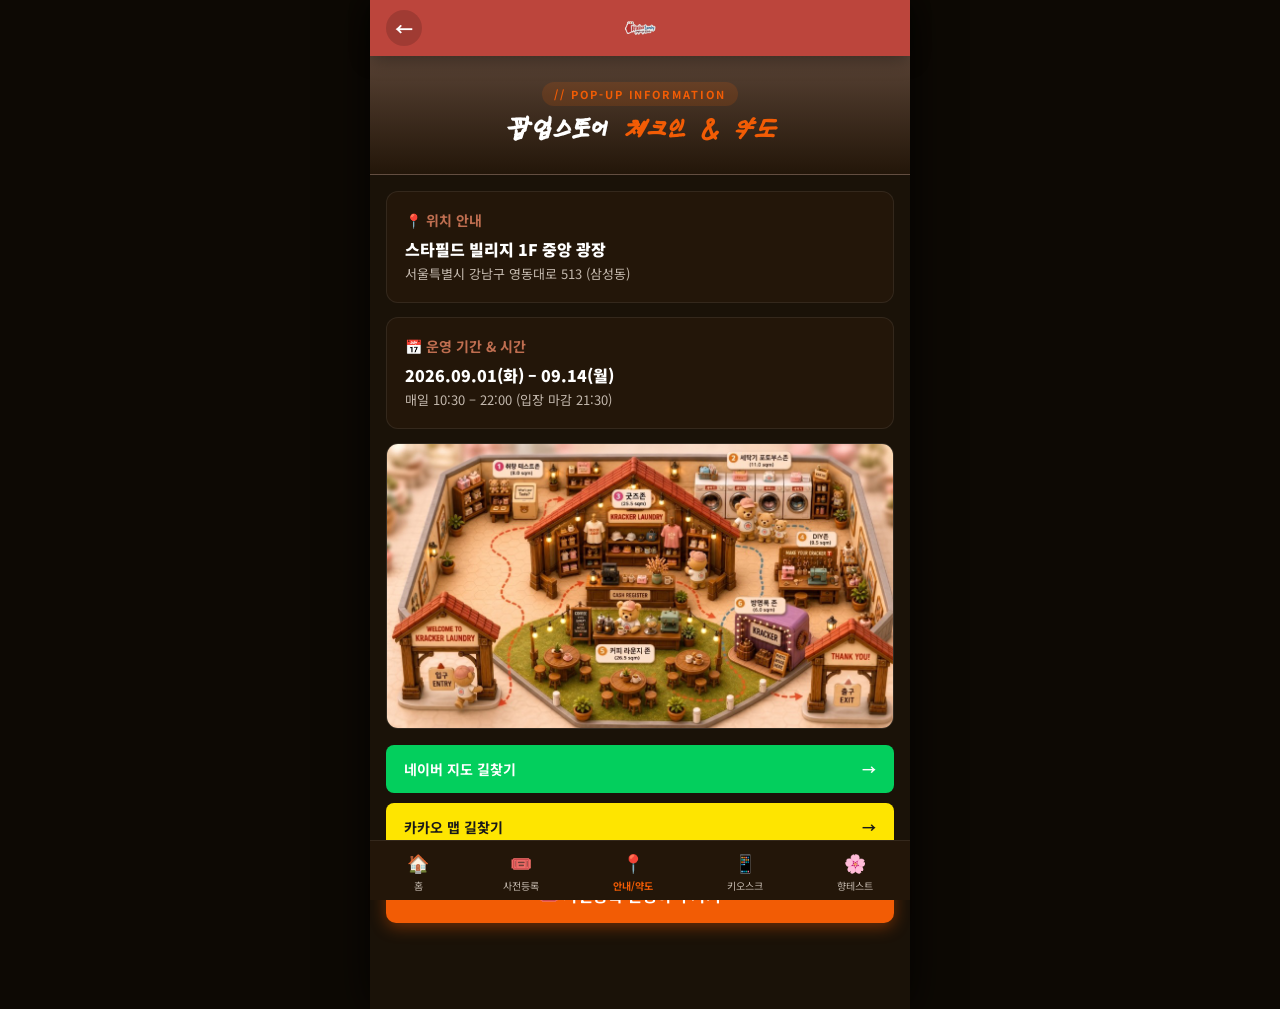
<file: info.html>
<!DOCTYPE html>
<html lang="ko">
<head>
  <meta charset="UTF-8" />
  <meta name="viewport" content="width=device-width, initial-scale=1.0, maximum-scale=1.0, user-scalable=no" />
  <title>팝업 상세정보 & 약도 — KRACKER HOUSE × SNUGGLE</title>
  <link rel="preconnect" href="https://fonts.googleapis.com" />
  <link rel="preconnect" href="https://fonts.gstatic.com" crossorigin />
  <link href="https://fonts.googleapis.com/css2?family=Playfair+Display:ital,wght@0,700;0,900;1,400;1,700&family=Noto+Sans+KR:wght@300;400;500;700;900&display=swap" rel="stylesheet" />

  <style>
    @font-face {
      font-family: 'LeeOkSun';
      src: url('그녀_이옥선.ttf') format('truetype'),
           url('https://fastly.jsdelivr.net/gh/projectnoonnu/noonfonts_ten@1.0/Her-Leeoksun.woff') format('woff');
      font-weight: normal; font-style: normal;
    }
    @font-face {
      font-family: 'SheLeeOkSun';
      src: url('그녀_이옥선.ttf') format('truetype'),
           url('https://fastly.jsdelivr.net/gh/projectnoonnu/noonfonts_ten@1.0/Her-Leeoksun.woff') format('woff');
      font-weight: normal; font-style: normal;
    }

    :root {
      --red:      #BC453C;
      --clay:     #BF6E50;
      --orange:   #F25C05;
      --espresso: #594335;
      --blue:     #517EA6;
      --beige:    #EBE4D8;
      --dark:     #1A1208;
      --dark2:    #231609;
      --card:     #2E1D0F;
      --white:    #FFFFFF;
      --muted:    #C4B9AE;
      --ff-serif: 'LeeOkSun', 'SheLeeOkSun', 'Playfair Display', serif;
      --ff-sans:  'Noto Sans KR', -apple-system, sans-serif;
      --tr:       all 0.25s cubic-bezier(0.4, 0, 0.2, 1);
    }

    *, *::before, *::after { margin: 0; padding: 0; box-sizing: border-box; font-family: var(--ff-sans); }
    html { scroll-behavior: smooth; background: #0d0904; }
    body {
      background: var(--dark);
      color: var(--white);
      max-width: 540px;
      margin: 0 auto;
      min-height: 100vh;
      box-shadow: 0 0 40px rgba(0,0,0,0.8);
      position: relative;
      padding-bottom: 70px;
      overflow-x: hidden;
    }

    a { text-decoration: none; color: inherit; }

    /* HEADER */
    .app-header {
      position: sticky; top: 0; left: 0; right: 0;
      height: 56px;
      background: var(--red);
      display: flex; align-items: center; justify-content: space-between;
      padding: 0 16px; z-index: 999;
      box-shadow: 0 3px 20px rgba(0,0,0,0.4);
    }
    .app-header__back {
      width: 36px; height: 36px;
      display: flex; align-items: center; justify-content: center;
      background: rgba(0,0,0,0.15); border-radius: 50%;
      color: var(--white); font-size: 18px; font-weight: bold;
    }
    .app-header__logo img { height: 30px; object-fit: contain; display: block; }

    /* HERO */
    .hero-banner {
      background: linear-gradient(180deg, var(--espresso) 0%, var(--dark2) 100%);
      padding: 24px 20px; text-align: center;
      border-bottom: 1px solid rgba(255,255,255,0.06);
    }
    .hero-eyebrow {
      display: inline-block; font-size: 11px; font-weight: 700;
      letter-spacing: 0.18em; color: var(--orange);
      background: rgba(242,92,5,0.15); padding: 4px 12px; border-radius: 20px;
      margin-bottom: 8px; text-transform: uppercase;
    }
    .hero-title {
      font-family: var(--ff-serif) !important;
      font-size: 26px; font-weight: 900; color: var(--white); margin-bottom: 6px;
    }
    .hero-title em { font-style: italic; color: var(--orange); font-family: var(--ff-serif) !important; }

    /* CONTENT */
    .content-area { padding: 16px; }

    .info-card {
      background: var(--dark2); border: 1px solid rgba(255, 255, 255, 0.08);
      border-radius: 12px; padding: 18px; margin-bottom: 14px;
    }
    .info-card__title {
      font-size: 14px; font-weight: bold; color: var(--clay); margin-bottom: 8px;
      display: flex; align-items: center; gap: 6px;
    }
    .info-card__value {
      font-size: 16px; font-weight: 900; color: var(--white); line-height: 1.4;
    }
    .info-card__sub {
      font-size: 13px; color: var(--muted); margin-top: 4px; line-height: 1.5;
    }

    .map-box {
      border-radius: 12px; overflow: hidden; border: 1px solid rgba(255,255,255,0.1);
      margin-bottom: 16px; position: relative;
    }
    .map-box img { width: 100%; height: auto; display: block; }

    .nav-btn-group { display: flex; flex-direction: column; gap: 10px; margin-bottom: 16px; }
    .map-btn {
      display: flex; align-items: center; justify-content: space-between;
      padding: 14px 18px; border-radius: 8px; font-size: 14px; font-weight: bold;
      color: #fff; text-decoration: none; transition: var(--tr);
    }
    .map-btn--naver { background: #03CF5D; }
    .map-btn--kakao { background: #FEE500; color: #191919; }

    /* BOTTOM NAV */
    .bottom-nav {
      position: fixed; bottom: 0; left: 50%; transform: translateX(-50%);
      width: 100%; max-width: 540px; height: 60px;
      background: var(--dark2); border-top: 1px solid rgba(255,255,255,0.08);
      display: flex; align-items: center; justify-content: space-around; z-index: 998;
    }
    .tab {
      display: flex; flex-direction: column; align-items: center; justify-content: center;
      gap: 3px; color: var(--muted); font-size: 10px; text-decoration: none;
    }
    .tab.active { color: var(--orange); font-weight: bold; }
    .tab__icon { font-size: 18px; }
  </style>
</head>
<body>

  <header class="app-header">
    <a href="index.html" class="app-header__back">←</a>
    <div class="app-header__logo">
      <img src="kracker_logo_new.png" alt="KRACKER HOUSE × SNUGGLE" />
    </div>
    <div style="width:36px;"></div>
  </header>

  <div class="hero-banner">
    <span class="hero-eyebrow">// POP-UP INFORMATION</span>
    <h1 class="hero-title">팝업스토어 <em>체크인 & 약도</em></h1>
  </div>

  <div class="content-area">
    <div class="info-card">
      <div class="info-card__title">📍 위치 안내</div>
      <div class="info-card__value">스타필드 빌리지 1F 중앙 광장</div>
      <div class="info-card__sub">서울특별시 강남구 영동대로 513 (삼성동)</div>
    </div>

    <div class="info-card">
      <div class="info-card__title">📅 운영 기간 & 시간</div>
      <div class="info-card__value">2026.09.01(화) – 09.14(월)</div>
      <div class="info-card__sub">매일 10:30 – 22:00 (입장 마감 21:30)</div>
    </div>

    <div class="map-box">
      <img src="zone_main_3d_map.jpg" alt="3D Map" onerror="this.src='3d_map.png';" />
    </div>

    <div class="nav-btn-group">
      <a href="https://map.naver.com" target="_blank" class="map-btn map-btn--naver">
        <span>네이버 지도 길찾기</span> <span>→</span>
      </a>
      <a href="https://map.kakao.com" target="_blank" class="map-btn map-btn--kakao">
        <span>카카오 맵 길찾기</span> <span>→</span>
      </a>
    </div>

    <a href="reservation.html" style="display:block; text-align:center; padding:16px; background:var(--orange); color:#fff; font-weight:bold; border-radius:10px; box-shadow:0 4px 16px rgba(242,92,5,0.4);">
      🎟️ 사전등록 신청하러 가기 →
    </a>
  </div>

  <nav class="bottom-nav">
    <a class="tab" href="index.html"><span class="tab__icon">🏠</span><span>홈</span></a>
    <a class="tab" href="reservation.html"><span class="tab__icon">🎟️</span><span>사전등록</span></a>
    <a class="tab active" href="info.html"><span class="tab__icon">📍</span><span>안내/약도</span></a>
    <a class="tab" href="kiosk.html"><span class="tab__icon">📱</span><span>키오스크</span></a>
    <a class="tab" href="https://nyk5473.github.io/snuggle-scent-quiz/" target="_blank"><span class="tab__icon">🌸</span><span>향테스트</span></a>
  </nav>

</body>
</html>
</file>
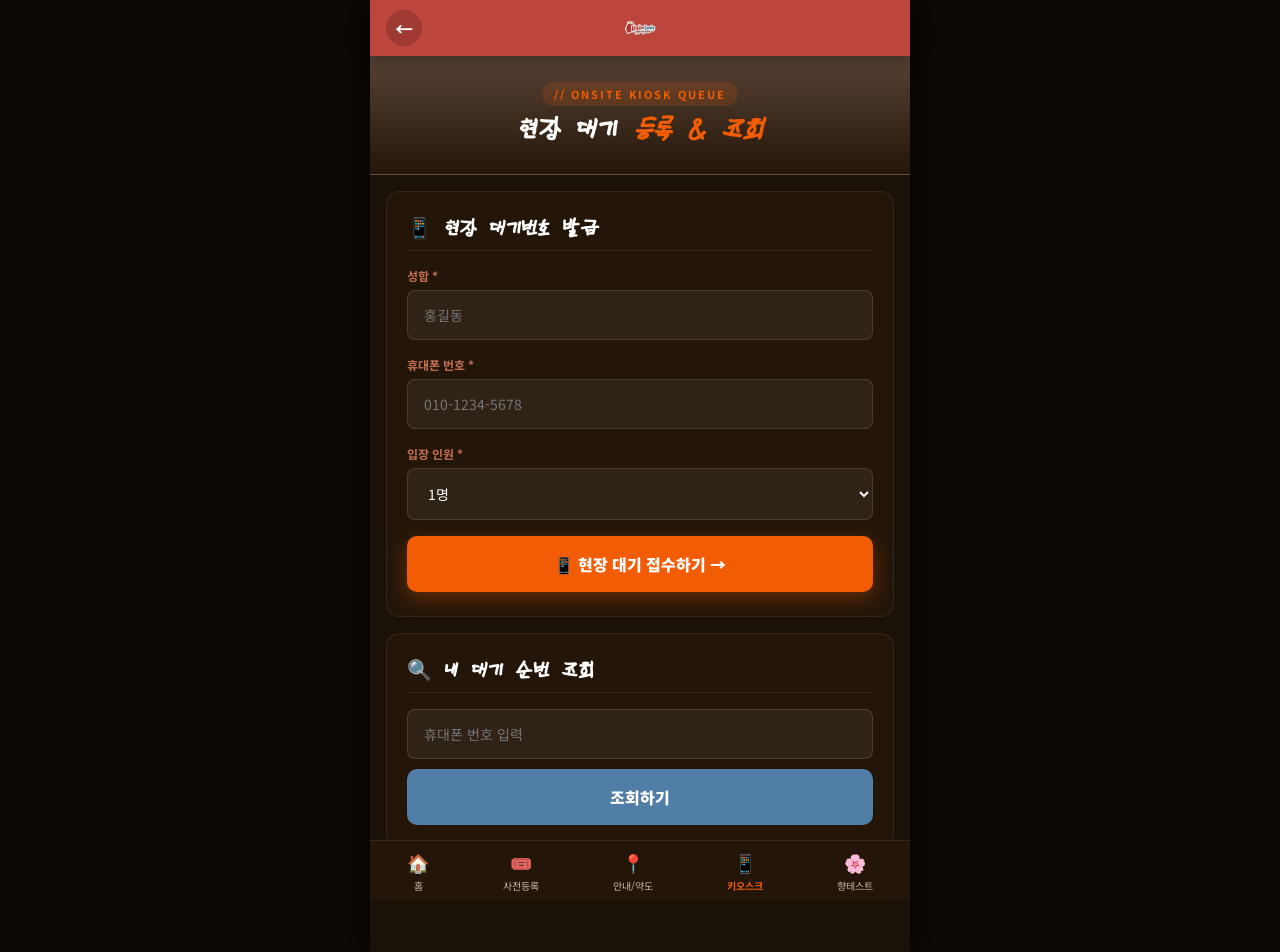
<file: kiosk.html>
<!DOCTYPE html>
<html lang="ko">
<head>
  <meta charset="UTF-8" />
  <meta name="viewport" content="width=device-width, initial-scale=1.0, maximum-scale=1.0, user-scalable=no" />
  <title>현장 키오스크 대기등록 — KRACKER HOUSE × SNUGGLE</title>
  <link rel="preconnect" href="https://fonts.googleapis.com" />
  <link rel="preconnect" href="https://fonts.gstatic.com" crossorigin />
  <link href="https://fonts.googleapis.com/css2?family=Playfair+Display:ital,wght@0,700;0,900;1,400;1,700&family=Noto+Sans+KR:wght@300;400;500;700;900&display=swap" rel="stylesheet" />

  <style>
    @font-face {
      font-family: 'LeeOkSun';
      src: url('그녀_이옥선.ttf') format('truetype'),
           url('https://fastly.jsdelivr.net/gh/projectnoonnu/noonfonts_ten@1.0/Her-Leeoksun.woff') format('woff');
      font-weight: normal; font-style: normal;
    }
    @font-face {
      font-family: 'SheLeeOkSun';
      src: url('그녀_이옥선.ttf') format('truetype'),
           url('https://fastly.jsdelivr.net/gh/projectnoonnu/noonfonts_ten@1.0/Her-Leeoksun.woff') format('woff');
      font-weight: normal; font-style: normal;
    }

    :root {
      --red:      #BC453C;
      --clay:     #BF6E50;
      --orange:   #F25C05;
      --espresso: #594335;
      --blue:     #517EA6;
      --beige:    #EBE4D8;
      --dark:     #1A1208;
      --dark2:    #231609;
      --card:     #2E1D0F;
      --white:    #FFFFFF;
      --muted:    #C4B9AE;
      --ff-serif: 'LeeOkSun', 'SheLeeOkSun', 'Playfair Display', serif;
      --ff-sans:  'Noto Sans KR', -apple-system, sans-serif;
      --tr:       all 0.25s cubic-bezier(0.4, 0, 0.2, 1);
    }

    *, *::before, *::after { margin: 0; padding: 0; box-sizing: border-box; font-family: var(--ff-sans); }
    html { scroll-behavior: smooth; background: #0d0904; }
    body {
      background: var(--dark);
      color: var(--white);
      max-width: 540px;
      margin: 0 auto;
      min-height: 100vh;
      box-shadow: 0 0 40px rgba(0,0,0,0.8);
      position: relative;
      padding-bottom: 70px;
      overflow-x: hidden;
    }

    a { text-decoration: none; color: inherit; }

    .app-header {
      position: sticky; top: 0; left: 0; right: 0;
      height: 56px; background: var(--red);
      display: flex; align-items: center; justify-content: space-between;
      padding: 0 16px; z-index: 999;
      box-shadow: 0 3px 20px rgba(0,0,0,0.4);
    }
    .app-header__back {
      width: 36px; height: 36px;
      display: flex; align-items: center; justify-content: center;
      background: rgba(0,0,0,0.15); border-radius: 50%;
      color: var(--white); font-size: 18px; font-weight: bold;
    }
    .app-header__logo img { height: 30px; object-fit: contain; display: block; }

    .hero-banner {
      background: linear-gradient(180deg, var(--espresso) 0%, var(--dark2) 100%);
      padding: 24px 20px; text-align: center;
      border-bottom: 1px solid rgba(255,255,255,0.06);
    }
    .hero-eyebrow {
      display: inline-block; font-size: 11px; font-weight: 700;
      letter-spacing: 0.18em; color: var(--orange);
      background: rgba(242,92,5,0.15); padding: 4px 12px; border-radius: 20px;
      margin-bottom: 8px; text-transform: uppercase;
    }
    .hero-title {
      font-family: var(--ff-serif) !important;
      font-size: 26px; font-weight: 900; color: var(--white); margin-bottom: 6px;
    }
    .hero-title em { font-style: italic; color: var(--orange); font-family: var(--ff-serif) !important; }

    .content-area { padding: 16px; }

    .card-box {
      background: var(--dark2); border: 1px solid rgba(255, 255, 255, 0.08);
      border-radius: 14px; padding: 24px 20px; margin-bottom: 16px;
    }
    .card-title {
      font-family: var(--ff-serif) !important;
      font-size: 20px; font-weight: 900; color: var(--white);
      margin-bottom: 16px; padding-bottom: 10px; border-bottom: 1px solid rgba(255,255,255,0.08);
    }

    .form-group { margin-bottom: 16px; }
    .form-group label { display: block; font-size: 12px; font-weight: 700; color: var(--clay); margin-bottom: 6px; }
    .form-input, .form-select {
      width: 100%; padding: 14px 16px; background: rgba(255, 255, 255, 0.06);
      border: 1.5px solid rgba(255, 255, 255, 0.12); border-radius: 8px;
      color: var(--white); font-size: 14px; outline: none; transition: var(--tr);
    }
    .form-input:focus, .form-select:focus { border-color: var(--orange); }

    .btn-submit {
      width: 100%; padding: 16px; background: var(--orange); color: var(--white);
      border: none; border-radius: 10px; font-size: 16px; font-weight: 900;
      cursor: pointer; transition: var(--tr); box-shadow: 0 6px 20px rgba(242,92,5,0.35);
    }

    /* Ticket Box */
    .waiting-ticket {
      background: linear-gradient(135deg, #2E1D0F 0%, #1A1208 100%);
      border: 2px solid var(--orange); border-radius: 12px; padding: 20px;
      text-align: center; margin-top: 16px;
    }
    .waiting-num { font-size: 42px; font-weight: 900; color: var(--orange); font-family: monospace; }
    .waiting-desc { font-size: 13px; color: var(--muted); margin-top: 4px; }

    .bottom-nav {
      position: fixed; bottom: 0; left: 50%; transform: translateX(-50%);
      width: 100%; max-width: 540px; height: 60px;
      background: var(--dark2); border-top: 1px solid rgba(255,255,255,0.08);
      display: flex; align-items: center; justify-content: space-around; z-index: 998;
    }
    .tab {
      display: flex; flex-direction: column; align-items: center; justify-content: center;
      gap: 3px; color: var(--muted); font-size: 10px; text-decoration: none;
    }
    .tab.active { color: var(--orange); font-weight: bold; }
    .tab__icon { font-size: 18px; }
  </style>
</head>
<body>

  <header class="app-header">
    <a href="index.html" class="app-header__back">←</a>
    <div class="app-header__logo">
      <img src="kracker_logo_new.png" alt="KRACKER HOUSE × SNUGGLE" />
    </div>
    <div style="width:36px;"></div>
  </header>

  <div class="hero-banner">
    <span class="hero-eyebrow">// ONSITE KIOSK QUEUE</span>
    <h1 class="hero-title">현장 대기 <em>등록 & 조회</em></h1>
  </div>

  <div class="content-area">
    <div class="card-box">
      <h2 class="card-title">📱 현장 대기번호 발급</h2>
      <form id="kioskForm">
        <div class="form-group">
          <label for="kName">성함 *</label>
          <input type="text" id="kName" class="form-input" placeholder="홍길동" required />
        </div>
        <div class="form-group">
          <label for="kPhone">휴대폰 번호 *</label>
          <input type="tel" id="kPhone" class="form-input" placeholder="010-1234-5678" required />
        </div>
        <div class="form-group">
          <label for="kPeople">입장 인원 *</label>
          <select id="kPeople" class="form-select" required>
            <option value="1">1명</option>
            <option value="2">2명</option>
            <option value="3">3명</option>
            <option value="4">4명 이상</option>
          </select>
        </div>
        <button type="submit" class="btn-submit" id="kSubmit">📱 현장 대기 접수하기 →</button>
      </form>

      <div id="kioskResult"></div>
    </div>

    <div class="card-box">
      <h2 class="card-title">🔍 내 대기 순번 조회</h2>
      <form id="kLookupForm" style="display:flex; flex-direction:column; gap:10px;">
        <input type="tel" id="kLookupPhone" class="form-input" placeholder="휴대폰 번호 입력" required />
        <button type="submit" class="btn-submit" style="background:var(--blue); box-shadow:none;">조회하기</button>
      </form>
      <div id="kLookupResult"></div>
    </div>
  </div>

  <nav class="bottom-nav">
    <a class="tab" href="index.html"><span class="tab__icon">🏠</span><span>홈</span></a>
    <a class="tab" href="reservation.html"><span class="tab__icon">🎟️</span><span>사전등록</span></a>
    <a class="tab" href="info.html"><span class="tab__icon">📍</span><span>안내/약도</span></a>
    <a class="tab active" href="kiosk.html"><span class="tab__icon">📱</span><span>키오스크</span></a>
    <a class="tab" href="https://nyk5473.github.io/snuggle-scent-quiz/" target="_blank"><span class="tab__icon">🌸</span><span>향테스트</span></a>
  </nav>

  <script src="js/api.js"></script>
  <script>
    document.getElementById('kioskForm').addEventListener('submit', async (e) => {
      e.preventDefault();
      const name = document.getElementById('kName').value.trim();
      const phone = document.getElementById('kPhone').value.trim();
      const people = document.getElementById('kPeople').value;

      const res = await ApiService.createOnsiteReservation(name, phone, people);
      const resBox = document.getElementById('kioskResult');

      if (res.success) {
        const d = res.data;
        resBox.innerHTML = `
          <div class="waiting-ticket">
            <div style="font-size:12px; color:var(--clay); font-weight:bold;">발급된 웨이팅 번호</div>
            <div class="waiting-num">NO. ${d.waiting_number}</div>
            <div class="waiting-desc">내 앞 대기팀: <strong style="color:#fff;">${d.ahead_count}팀</strong></div>
            <div style="font-size:11px; color:var(--muted); margin-top:8px;">입장 차례가 되면 등록하신 번호로 안내해 드립니다.</div>
          </div>
        `;
        e.target.reset();
      } else {
        resBox.innerHTML = `<p style="color:var(--red); font-size:13px; margin-top:10px;">${res.message}</p>`;
      }
    });

    document.getElementById('kLookupForm').addEventListener('submit', async (e) => {
      e.preventDefault();
      const phone = document.getElementById('kLookupPhone').value.trim();
      const res = await ApiService.getWaitingStatus(phone);
      const resBox = document.getElementById('kLookupResult');

      if (res.success) {
        const d = res.data;
        resBox.innerHTML = `
          <div class="waiting-ticket" style="border-color:var(--blue);">
            <div style="font-size:12px; color:var(--blue); font-weight:bold;">현재 웨이팅 상태</div>
            <div class="waiting-num" style="color:var(--blue);">NO. ${d.waiting_number}</div>
            <div class="waiting-desc">내 앞 대기팀: <strong style="color:#fff;">${d.ahead_count}팀</strong></div>
          </div>
        `;
      } else {
        resBox.innerHTML = `<p style="color:var(--red); font-size:13px; margin-top:10px;">${res.message}</p>`;
      }
    });
  </script>

</body>
</html>
</file>
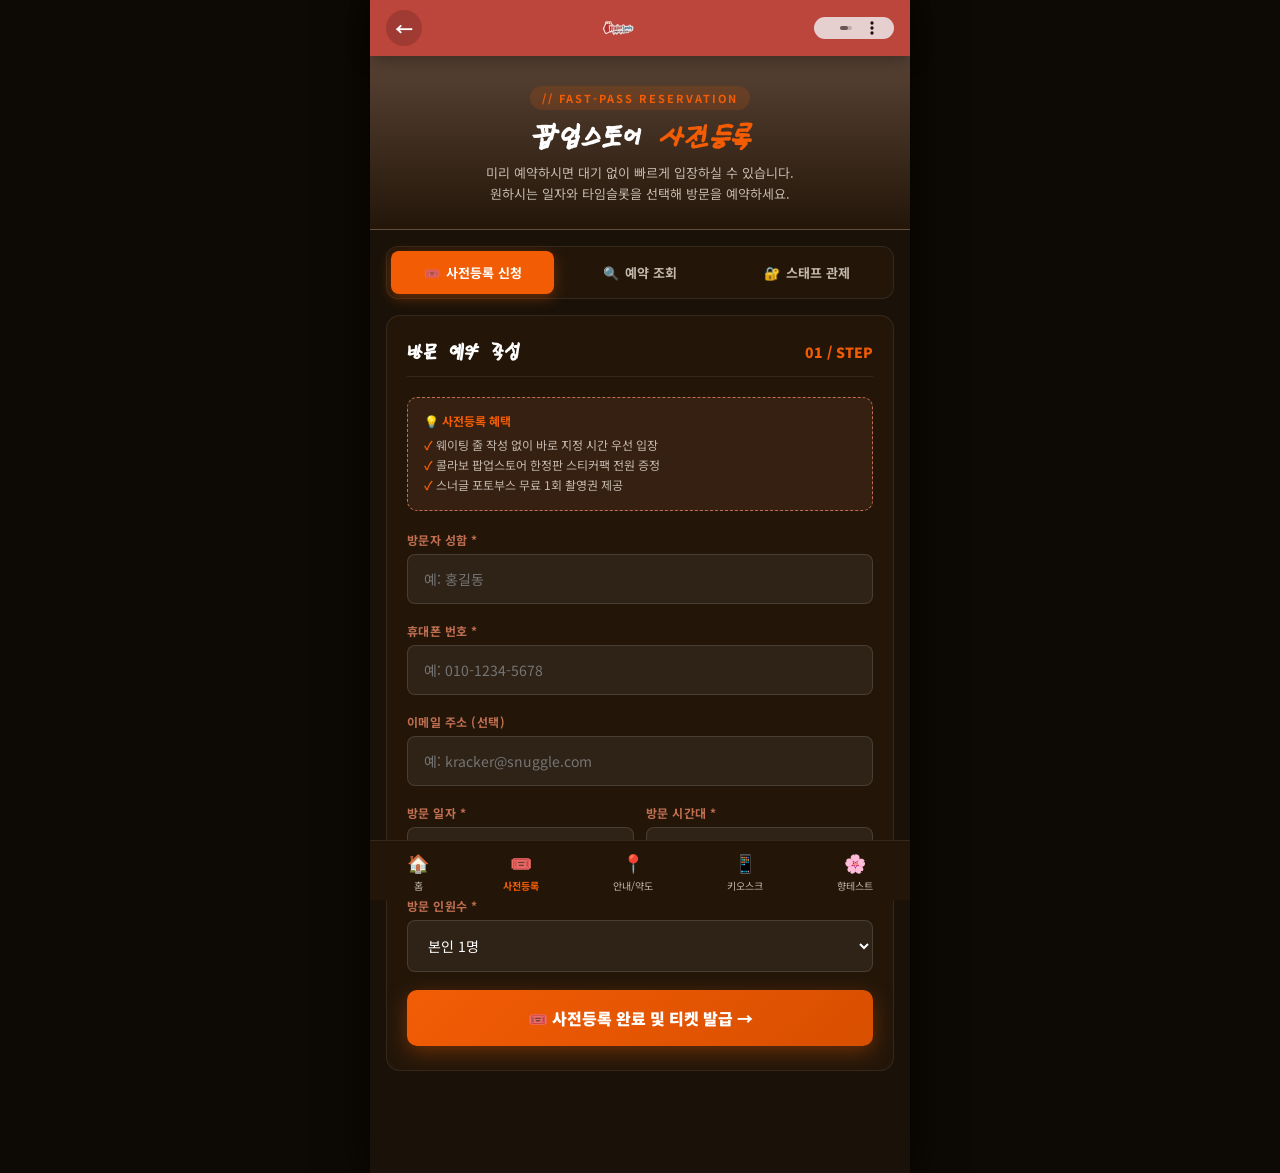
<file: reservation.html>
<!DOCTYPE html>
<html lang="ko">
<head>
  <meta charset="UTF-8" />
  <meta name="viewport" content="width=device-width, initial-scale=1.0, maximum-scale=1.0, user-scalable=no" />
  <title>사전등록 — KRACKER HOUSE × SNUGGLE</title>
  <meta name="description" content="크래커하우스 X 스너글 콜라보 팝업스토어 모바일 사전예약" />
  <link rel="preconnect" href="https://fonts.googleapis.com" />
  <link rel="preconnect" href="https://fonts.gstatic.com" crossorigin />
  <link href="https://fonts.googleapis.com/css2?family=Playfair+Display:ital,wght@0,700;0,900;1,400;1,700&family=Noto+Sans+KR:wght@300;400;500;700;900&display=swap" rel="stylesheet" />

  <style>
    @font-face {
      font-family: 'LeeOkSun';
      src: url('그녀_이옥선.ttf') format('truetype'),
           url('https://fastly.jsdelivr.net/gh/projectnoonnu/noonfonts_ten@1.0/Her-Leeoksun.woff') format('woff');
      font-weight: normal; font-style: normal;
    }
    @font-face {
      font-family: 'SheLeeOkSun';
      src: url('그녀_이옥선.ttf') format('truetype'),
           url('https://fastly.jsdelivr.net/gh/projectnoonnu/noonfonts_ten@1.0/Her-Leeoksun.woff') format('woff');
      font-weight: normal; font-style: normal;
    }

    :root {
      --red:      #BC453C;
      --clay:     #BF6E50;
      --orange:   #F25C05;
      --espresso: #594335;
      --blue:     #517EA6;
      --beige:    #EBE4D8;
      --dark:     #1A1208;
      --dark2:    #231609;
      --card:     #2E1D0F;
      --white:    #FFFFFF;
      --muted:    #C4B9AE;
      --ff-serif: 'LeeOkSun', 'SheLeeOkSun', 'Playfair Display', serif;
      --ff-sans:  'Noto Sans KR', -apple-system, sans-serif;
      --tr:       all 0.25s cubic-bezier(0.4, 0, 0.2, 1);
    }

    *, *::before, *::after { margin: 0; padding: 0; box-sizing: border-box; font-family: var(--ff-sans); }
    html { scroll-behavior: smooth; background: #0d0904; }
    body {
      background: var(--dark);
      color: var(--white);
      max-width: 540px;
      margin: 0 auto;
      min-height: 100vh;
      box-shadow: 0 0 40px rgba(0,0,0,0.8);
      position: relative;
      padding-bottom: 70px;
      overflow-x: hidden;
    }

    a { text-decoration: none; color: inherit; }

    /* ══════════════════════
       MOBILE TOP HEADER BAR
    ══════════════════════ */
    .app-header {
      position: sticky; top: 0; left: 0; right: 0;
      height: 56px;
      background: var(--red);
      display: flex; align-items: center; justify-content: space-between;
      padding: 0 16px;
      z-index: 999;
      box-shadow: 0 3px 20px rgba(0,0,0,0.4);
    }

    .app-header__back {
      width: 36px; height: 36px;
      display: flex; align-items: center; justify-content: center;
      background: rgba(0,0,0,0.15);
      border-radius: 50%;
      color: var(--white);
      font-size: 18px; font-weight: bold;
      transition: var(--tr);
    }
    .app-header__back:active { transform: scale(0.9); background: rgba(0,0,0,0.3); }

    .app-header__logo img {
      height: 30px; object-fit: contain; display: block;
    }

    .app-header__right {
      display: flex; align-items: center; gap: 8px;
    }

    /* ══════════════════════
       HERO BANNER
    ══════════════════════ */
    .hero-banner {
      background: linear-gradient(180deg, var(--espresso) 0%, var(--dark2) 100%);
      padding: 28px 20px 24px;
      text-align: center;
      position: relative;
      border-bottom: 1px solid rgba(255,255,255,0.06);
    }

    .hero-eyebrow {
      display: inline-block;
      font-size: 11px; font-weight: 700;
      letter-spacing: 0.18em;
      color: var(--orange);
      background: rgba(242,92,5,0.15);
      padding: 4px 12px; border-radius: 20px;
      margin-bottom: 10px;
      text-transform: uppercase;
    }

    .hero-title {
      font-family: var(--ff-serif) !important;
      font-size: 28px; font-weight: 900;
      line-height: 1.25;
      color: var(--white);
      margin-bottom: 8px;
    }
    .hero-title em { font-style: italic; color: var(--orange); font-family: var(--ff-serif) !important; }

    .hero-desc {
      font-size: 13px; color: var(--muted);
      line-height: 1.6; max-width: 400px; margin: 0 auto;
    }

    /* ══════════════════════
       TAB SEGMENT CONTROL
    ══════════════════════ */
    .tab-segment {
      display: flex;
      background: var(--dark2);
      margin: 16px 16px 0;
      padding: 4px;
      border-radius: 12px;
      border: 1px solid rgba(255,255,255,0.08);
      gap: 4px;
    }

    .tab-btn {
      flex: 1;
      padding: 12px 8px;
      border: none;
      background: transparent;
      color: var(--muted);
      font-size: 13px; font-weight: 700;
      border-radius: 8px;
      cursor: pointer;
      transition: var(--tr);
      display: flex; align-items: center; justify-content: center; gap: 6px;
    }

    .tab-btn.active {
      background: var(--orange);
      color: var(--white);
      box-shadow: 0 4px 14px rgba(242,92,5,0.35);
    }

    /* ══════════════════════
       MAIN CONTENT CONTAINER
    ══════════════════════ */
    .content-area {
      padding: 16px;
    }

    .tab-pane {
      display: none;
      animation: fadeIn 0.3s ease;
    }
    .tab-pane.active { display: block; }

    @keyframes fadeIn {
      from { opacity: 0; transform: translateY(6px); }
      to   { opacity: 1; transform: translateY(0); }
    }

    /* Form Cards */
    .card-box {
      background: var(--dark2);
      border: 1px solid rgba(255, 255, 255, 0.08);
      border-radius: 14px;
      padding: 24px 20px;
      margin-bottom: 16px;
      position: relative;
    }

    .card-title {
      font-family: var(--ff-serif) !important;
      font-size: 20px; font-weight: 900;
      color: var(--white);
      margin-bottom: 20px;
      padding-bottom: 12px;
      border-bottom: 1px solid rgba(255,255,255,0.08);
      display: flex; align-items: center; justify-content: space-between;
    }
    .card-title span { color: var(--orange); font-size: 14px; font-family: var(--ff-sans); }

    /* Form Controls */
    .form-group {
      margin-bottom: 18px;
    }
    .form-group label {
      display: block;
      font-size: 12px; font-weight: 700;
      color: var(--clay);
      margin-bottom: 6px;
      letter-spacing: 0.04em;
    }
    .form-input, .form-select {
      width: 100%;
      padding: 14px 16px;
      background: rgba(255, 255, 255, 0.06);
      border: 1.5px solid rgba(255, 255, 255, 0.12);
      border-radius: 8px;
      color: var(--white);
      font-size: 14px;
      outline: none;
      transition: var(--tr);
    }
    .form-input:focus, .form-select:focus {
      border-color: var(--orange);
      background: rgba(242,92,5,0.05);
      box-shadow: 0 0 0 3px rgba(242,92,5,0.2);
    }
    .form-select option {
      background: #231609; color: #fff;
    }

    .grid-2 {
      display: grid; grid-template-columns: 1fr 1fr; gap: 12px;
    }

    /* Benefits Box */
    .benefits-box {
      background: rgba(191,110,80,0.12);
      border: 1px dashed var(--clay);
      border-radius: 10px;
      padding: 14px 16px;
      margin-bottom: 20px;
    }
    .benefits-title {
      font-size: 12px; font-weight: 700; color: var(--orange); margin-bottom: 6px;
    }
    .benefits-list {
      list-style: none; font-size: 12px; color: var(--muted); line-height: 1.7;
    }
    .benefits-list li::before {
      content: "✓ "; color: var(--orange); font-weight: bold;
    }

    /* Submit Button */
    .btn-submit {
      width: 100%;
      padding: 16px;
      background: linear-gradient(135deg, var(--orange) 0%, #d84f00 100%);
      color: var(--white);
      border: none;
      border-radius: 10px;
      font-size: 16px; font-weight: 900;
      cursor: pointer;
      transition: var(--tr);
      box-shadow: 0 6px 20px rgba(242,92,5,0.35);
      display: flex; align-items: center; justify-content: center; gap: 8px;
    }
    .btn-submit:active { transform: scale(0.98); }

    /* Lookup Ticket Card */
    .ticket-card {
      background: linear-gradient(145deg, #2E1D0F 0%, #1A1208 100%);
      border: 1.5px solid var(--clay);
      border-radius: 12px;
      padding: 18px;
      margin-top: 14px;
      position: relative;
      overflow: hidden;
    }
    .ticket-card::before {
      content: "";
      position: absolute; top: -20px; right: -20px;
      width: 80px; height: 80px;
      background: rgba(242,92,5,0.1);
      border-radius: 50%;
    }
    .ticket-header {
      display: flex; justify-content: space-between; align-items: center;
      margin-bottom: 12px; border-bottom: 1px dashed rgba(255,255,255,0.15); padding-bottom: 10px;
    }
    .ticket-id { font-family: monospace; font-size: 13px; color: var(--orange); font-weight: bold; }
    .ticket-badge {
      padding: 3px 10px; border-radius: 12px; font-size: 11px; font-weight: bold;
    }
    .badge-WAITING { background: rgba(242,92,5,0.2); color: var(--orange); border: 1px solid var(--orange); }
    .badge-COMPLETED { background: rgba(81,126,166,0.2); color: var(--blue); border: 1px solid var(--blue); }
    .badge-CANCELLED { background: rgba(188,69,60,0.2); color: var(--red); border: 1px solid var(--red); }

    .ticket-body p {
      font-size: 13px; color: var(--muted); margin-bottom: 4px; line-height: 1.5;
    }
    .ticket-body p strong { color: var(--white); }

    .ticket-qr {
      margin-top: 12px;
      background: var(--white);
      padding: 12px;
      border-radius: 8px;
      text-align: center;
      display: flex; flex-direction: column; align-items: center; justify-content: center; gap: 6px;
    }
    .ticket-qr svg { width: 100px; height: 100px; }
    .ticket-qr span { font-size: 10px; color: #333; font-weight: bold; letter-spacing: 0.1em; }

    /* Staff Panel */
    .staff-table {
      width: 100%; border-collapse: collapse; font-size: 12px; margin-top: 12px;
    }
    .staff-table th, .staff-table td {
      padding: 10px 6px; text-align: center; border-bottom: 1px solid rgba(255,255,255,0.08);
    }
    .staff-table th { color: var(--clay); font-weight: bold; background: rgba(255,255,255,0.03); }

    /* ══════════════════════
       CONFIRMATION MODAL
    ══════════════════════ */
    .modal-overlay {
      position: fixed; inset: 0; z-index: 9999;
      background: rgba(0,0,0,0.85);
      backdrop-filter: blur(5px);
      display: flex; align-items: center; justify-content: center;
      padding: 20px; opacity: 0; pointer-events: none;
      transition: opacity 0.3s ease;
    }
    .modal-overlay.active { opacity: 1; pointer-events: all; }

    .modal-card {
      background: var(--dark2);
      border: 1.5px solid var(--orange);
      border-radius: 16px;
      padding: 28px 22px;
      width: 100%; max-width: 400px;
      text-align: center;
      box-shadow: 0 10px 40px rgba(242,92,5,0.3);
      transform: scale(0.9); transition: transform 0.3s ease;
    }
    .modal-overlay.active .modal-card { transform: scale(1); }

    .modal-icon { font-size: 48px; margin-bottom: 12px; display: block; }
    .modal-title { font-family: var(--ff-serif) !important; font-size: 22px; color: var(--white); margin-bottom: 8px; }
    .modal-desc { font-size: 13px; color: var(--muted); line-height: 1.6; margin-bottom: 18px; }

    .modal-ticket {
      background: #1a1208;
      border: 1px dashed var(--clay);
      border-radius: 10px;
      padding: 14px;
      text-align: left;
      font-size: 13px; color: var(--white);
      margin-bottom: 20px;
    }
    .modal-ticket p { margin-bottom: 6px; font-size: 13px; }
    .modal-ticket p span { color: var(--clay); font-weight: bold; width: 80px; display: inline-block; }

    .modal-btn {
      width: 100%; padding: 14px;
      background: var(--orange); color: var(--white);
      border: none; border-radius: 8px; font-size: 15px; font-weight: bold;
      cursor: pointer; transition: var(--tr);
    }
    .modal-btn:hover { background: var(--red); }

    /* ══════════════════════
       BOTTOM NAV BAR
    ══════════════════════ */
    .bottom-nav {
      position: fixed; bottom: 0; left: 50%; transform: translateX(-50%);
      width: 100%; max-width: 540px; height: 60px;
      background: var(--dark2);
      border-top: 1px solid rgba(255,255,255,0.08);
      display: flex; align-items: center; justify-content: space-around;
      z-index: 998;
    }
    .tab {
      display: flex; flex-direction: column; align-items: center; justify-content: center;
      gap: 3px; color: var(--muted); font-size: 10px; text-decoration: none;
    }
    .tab.active { color: var(--orange); font-weight: bold; }
    .tab__icon { font-size: 18px; }
  </style>
</head>
<body>

  <!-- TOP HEADER -->
  <header class="app-header">
    <a href="index.html" class="app-header__back" title="홈으로 돌아가기">←</a>
    <div class="app-header__logo">
      <img src="kracker_logo_new.png" alt="KRACKER HOUSE × SNUGGLE" />
    </div>
    <div class="app-header__right">
      <audio id="bgm-player" src="bgm.mp3" controls loop style="height:22px; width:80px; opacity:0.8;"></audio>
    </div>
  </header>

  <!-- HERO BANNER -->
  <div class="hero-banner">
    <span class="hero-eyebrow">// FAST-PASS RESERVATION</span>
    <h1 class="hero-title">팝업스토어 <em>사전등록</em></h1>
    <p class="hero-desc">
      미리 예약하시면 대기 없이 빠르게 입장하실 수 있습니다.<br>
      원하시는 일자와 타임슬롯을 선택해 방문을 예약하세요.
    </p>
  </div>

  <!-- TAB SEGMENT SWITCHER -->
  <div class="tab-segment">
    <button class="tab-btn active" onclick="switchTab('tab-prereg', this)">
      🎟️ <span>사전등록 신청</span>
    </button>
    <button class="tab-btn" onclick="switchTab('tab-lookup', this)">
      🔍 <span>예약 조회</span>
    </button>
    <button class="tab-btn" onclick="switchTab('tab-staff', this)">
      🔐 <span>스태프 관제</span>
    </button>
  </div>

  <!-- MAIN CONTENT AREA -->
  <div class="content-area">

    <!-- 1. 사전등록 신청 탭 -->
    <div id="tab-prereg" class="tab-pane active">
      <div class="card-box">
        <h2 class="card-title">방문 예약 작성 <span>01 / STEP</span></h2>
        
        <div class="benefits-box">
          <div class="benefits-title">💡 사전등록 혜택</div>
          <ul class="benefits-list">
            <li>웨이팅 줄 작성 없이 바로 지정 시간 우선 입장</li>
            <li>콜라보 팝업스토어 한정판 스티커팩 전원 증정</li>
            <li>스너글 포토부스 무료 1회 촬영권 제공</li>
          </ul>
        </div>

        <form id="preReservationForm">
          <div class="form-group">
            <label for="resName">방문자 성함 *</label>
            <input type="text" id="resName" class="form-input" placeholder="예: 홍길동" required />
          </div>

          <div class="form-group">
            <label for="resPhone">휴대폰 번호 *</label>
            <input type="tel" id="resPhone" class="form-input" placeholder="예: 010-1234-5678" required />
          </div>

          <div class="form-group">
            <label for="resEmail">이메일 주소 (선택)</label>
            <input type="email" id="resEmail" class="form-input" placeholder="예: kracker@snuggle.com" />
          </div>

          <div class="grid-2">
            <div class="form-group">
              <label for="resDate">방문 일자 *</label>
              <input type="date" id="resDate" class="form-input" min="2026-09-10" max="2026-09-23" value="2026-09-10" required />
            </div>
            <div class="form-group">
              <label for="resTime">방문 시간대 *</label>
              <select id="resTime" class="form-select" required>
                <option value="">시간 선택</option>
                <option value="11:00" selected>11:00 - 12:00</option>
                <option value="12:30">12:30 - 13:30</option>
                <option value="14:00">14:00 - 15:00</option>
                <option value="15:30">15:30 - 16:30</option>
                <option value="17:00">17:00 - 18:00</option>
                <option value="18:30">18:30 - 19:30</option>
                <option value="20:00">20:00 - 21:00</option>
              </select>
            </div>
          </div>

          <div class="form-group">
            <label for="resPeople">방문 인원수 *</label>
            <select id="resPeople" class="form-select" required>
              <option value="1">본인 1명</option>
              <option value="2">동반 1인 (총 2명)</option>
              <option value="3">동반 2인 (총 3명)</option>
              <option value="4">동반 3인 (총 4명)</option>
            </select>
          </div>

          <button type="submit" class="btn-submit" id="resSubmit">
            🎟️ 사전등록 완료 및 티켓 발급 →
          </button>
        </form>
      </div>
    </div>

    <!-- 2. 예약 조회 탭 -->
    <div id="tab-lookup" class="tab-pane">
      <div class="card-box">
        <h2 class="card-title">사전예약 내역 조회 <span>02 / LOOKUP</span></h2>
        <p style="font-size:13px; color:var(--muted); margin-bottom:16px;">
          등록하신 휴대폰 번호로 예약 내역 및 QR 입장이용권을 확인하실 수 있습니다.
        </p>
        <form id="checkReservationForm" style="display:flex; flex-direction:column; gap:12px;">
          <div class="form-group" style="margin-bottom:0;">
            <label for="checkPhone">휴대폰 번호</label>
            <input type="tel" id="checkPhone" class="form-input" placeholder="010-1234-5678" required />
          </div>
          <button type="submit" class="btn-submit" style="background:var(--blue); box-shadow:none;">
            🔍 예약 내역 검색
          </button>
        </form>
        <div id="checkResult"></div>
      </div>
    </div>

    <!-- 3. 스태프 관제 탭 -->
    <div id="tab-staff" class="tab-pane">
      <!-- 로그인 전 -->
      <div class="card-box" id="staffLoginCard">
        <div style="text-align:center; padding:10px 0;">
          <span style="font-size:36px; display:block; margin-bottom:8px;">🔐</span>
          <h3 style="font-family:var(--ff-serif) !important; font-size:22px; color:var(--white); margin-bottom:6px;">스태프 관제 로그인</h3>
          <p style="font-size:12px; color:var(--muted); margin-bottom:18px;">
            팝업스토어 사전예약 명단을 확인하고 입장 처리하려면 암호를 입력하세요.
          </p>
          <form onsubmit="handleStaffLogin(event)" style="display:flex; flex-direction:column; gap:10px;">
            <input type="password" id="staffPwInput" class="form-input" placeholder="스태프 암호 (기본: 1234)" style="text-align:center; font-weight:bold;" required />
            <button type="submit" class="btn-submit" style="background:var(--clay); box-shadow:none;">🔓 로그인</button>
          </form>
          <div id="staffErr" style="color:var(--red); font-size:12px; margin-top:8px; font-weight:bold;"></div>
        </div>
      </div>

      <!-- 로그인 후 -->
      <div class="card-box" id="staffConsoleCard" style="display:none;">
        <div style="display:flex; justify-content:space-between; align-items:center; margin-bottom:12px;">
          <div>
            <span style="color:var(--orange); font-size:11px; font-weight:bold;">🟢 스태프 모드</span>
            <h3 style="font-family:var(--ff-serif) !important; font-size:20px; color:var(--white);">예약 명단 관리</h3>
          </div>
          <button onclick="handleStaffLogout()" style="padding:6px 12px; background:rgba(255,255,255,0.1); color:#fff; border:none; border-radius:6px; font-size:11px; cursor:pointer;">로그아웃</button>
        </div>
        <button onclick="exportResCsv()" style="width:100%; padding:10px; background:#2E7D32; color:#fff; border:none; border-radius:8px; font-size:12px; font-weight:bold; cursor:pointer; margin-bottom:14px;">
          📥 예약자 명단 CSV 다운로드
        </button>
        <div style="overflow-x:auto;">
          <table class="staff-table">
            <thead>
              <tr>
                <th>성함</th>
                <th>연락처</th>
                <th>방문일시</th>
                <th>인원</th>
                <th>상태</th>
                <th>관리</th>
              </tr>
            </thead>
            <tbody id="staffTableBody">
              <tr><td colspan="6" style="color:var(--muted); padding:16px;">불러오는 중...</td></tr>
            </tbody>
          </table>
        </div>
      </div>
    </div>

  </div>

  <!-- BOTTOM NAVIGATION BAR -->
  <nav class="bottom-nav">
    <a class="tab" href="index.html">
      <span class="tab__icon">🏠</span><span>홈</span>
    </a>
    <a class="tab active" href="reservation.html">
      <span class="tab__icon">🎟️</span><span>사전등록</span>
    </a>
    <a class="tab" href="info.html">
      <span class="tab__icon">📍</span><span>안내/약도</span>
    </a>
    <a class="tab" href="kiosk.html">
      <span class="tab__icon">📱</span><span>키오스크</span>
    </a>
    <a class="tab" href="https://nyk5473.github.io/snuggle-scent-quiz/" target="_blank">
      <span class="tab__icon">🌸</span><span>향테스트</span>
    </a>
  </nav>

  <!-- CONFIRMATION MODAL -->
  <div id="confirmModal" class="modal-overlay" onclick="if(event.target===this) closeModal()">
    <div class="modal-card">
      <span class="modal-icon" id="mIcon">🎉</span>
      <h3 class="modal-title" id="mTitle">사전등록 완료!</h3>
      <p class="modal-desc" id="mDesc">성공적으로 방문예약이 접수되었습니다.</p>
      
      <div class="modal-ticket" id="mTicket">
        <!-- Dynamic content -->
      </div>

      <button class="modal-btn" onclick="closeModal()">확인 및 입장권 확인</button>
    </div>
  </div>

  <script src="js/api.js"></script>
  <script src="js/bgm_sync.js"></script>
  <script>
    // Tab switching
    function switchTab(paneId, btnEl) {
      document.querySelectorAll('.tab-pane').forEach(el => el.classList.remove('active'));
      document.querySelectorAll('.tab-btn').forEach(el => el.classList.remove('active'));
      document.getElementById(paneId).classList.add('active');
      if (btnEl) btnEl.classList.add('active');
      if (paneId === 'tab-staff') checkStaffState();
    }

    // Modal controls
    function openModal(title, desc, ticketHtml, icon = '🎉') {
      document.getElementById('mIcon').textContent = icon;
      document.getElementById('mTitle').textContent = title;
      document.getElementById('mDesc').textContent = desc;
      document.getElementById('mTicket').innerHTML = ticketHtml;
      document.getElementById('confirmModal').classList.add('active');
    }
    function closeModal() {
      document.getElementById('confirmModal').classList.remove('active');
    }

    // Form submit
    document.getElementById('preReservationForm').addEventListener('submit', async (e) => {
      e.preventDefault();
      const btn = document.getElementById('resSubmit');
      const name = document.getElementById('resName').value.trim();
      const phone = document.getElementById('resPhone').value.trim();
      const email = document.getElementById('resEmail').value.trim();
      const date = document.getElementById('resDate').value;
      const time = document.getElementById('resTime').value;
      const people = document.getElementById('resPeople').value;

      btn.disabled = true;
      btn.textContent = '처리 중... ⏳';

      const res = await ApiService.createPreReservation(name, phone, email, date + 'T00:00:00', time, people);

      btn.disabled = false;
      btn.textContent = '🎟️ 사전등록 완료 및 티켓 발급 →';

      if (res.success) {
        const d = res.data;
        const ticketHtml = `
          <p><span>예약번호</span><strong>${d.id.toUpperCase()}</strong></p>
          <p><span>성함</span><strong>${d.name}</strong></p>
          <p><span>연락처</span><strong>${d.phone}</strong></p>
          <p><span>방문일시</span><strong>${d.reservation_date.split('T')[0]} ${d.reservation_time}</strong></p>
          <p><span>방문인원</span><strong>${d.people_count}명</strong></p>
          <div class="ticket-qr" style="margin-top:10px;">
            <svg viewBox="0 0 100 100" style="width:70px; height:70px;">
              <rect width="100" height="100" fill="#fff"/>
              <path d="M10,10 h30 v30 h-30 z M55,10 h30 v30 h-30 z M10,55 h30 v30 h-30 z M20,20 h10 v10 h-10 z M65,20 h10 v10 h-10 z M20,65 h10 v10 h-10 z M50,50 h15 v15 h-15 z M70,50 h15 v15 h-15 z M50,70 h35 v15 h-35 z" fill="#000"/>
            </svg>
            <span>PASSPORT ENTRY CODE</span>
          </div>
        `;
        openModal('사전등록 완료!', '팝업스토어 우선 입장이 완료되었습니다.', ticketHtml, '🎟️');
        e.target.reset();
        document.getElementById('resDate').value = "2026-09-10";
        document.getElementById('resTime').value = "11:00";
      } else {
        openModal('등록 실패', res.message || '예약 처리 중 오류가 발생했습니다.', '<p style="color:var(--red);">다시 시도해 주세요.</p>', '❌');
      }
    });

    // Lookup form submit
    document.getElementById('checkReservationForm').addEventListener('submit', async (e) => {
      e.preventDefault();
      const phone = document.getElementById('checkPhone').value.trim();
      const resultBox = document.getElementById('checkResult');
      resultBox.innerHTML = '<p style="color:var(--muted); font-size:13px; margin-top:12px;">조회 중...</p>';

      const res = await ApiService.getMyPreReservations(phone);

      if (!res || res.total === 0) {
        resultBox.innerHTML = '<p style="color:var(--red); font-size:13px; font-weight:bold; margin-top:14px;">등록된 사전예약 내역이 없습니다.</p>';
        return;
      }

      const statusLabel = { WAITING: '예약 확정 (대기)', COMPLETED: '입장 완료', CANCELLED: '예약 취소' };

      resultBox.innerHTML = res.items.map(item => `
        <div class="ticket-card">
          <div class="ticket-header">
            <span class="ticket-id">PASS-${item.id.slice(-6).toUpperCase()}</span>
            <span class="ticket-badge badge-${item.status}">${statusLabel[item.status] || item.status}</span>
          </div>
          <div class="ticket-body">
            <p>성함: <strong>${item.name}</strong></p>
            <p>방문일시: <strong>${item.reservation_date.split('T')[0]} ${item.reservation_time}</strong></p>
            <p>인원수: <strong>${item.people_count}명</strong></p>
          </div>
          <div class="ticket-qr">
            <svg viewBox="0 0 100 100">
              <rect width="100" height="100" fill="#fff"/>
              <path d="M10,10 h30 v30 h-30 z M55,10 h30 v30 h-30 z M10,55 h30 v30 h-30 z M20,20 h10 v10 h-10 z M65,20 h10 v10 h-10 z M20,65 h10 v10 h-10 z M50,50 h15 v15 h-15 z M70,50 h15 v15 h-15 z M50,70 h35 v15 h-35 z" fill="#000"/>
            </svg>
            <span>PRIORITY PASS QR</span>
          </div>
        </div>
      `).join('');
    });

    // Staff functions
    function checkStaffState() {
      const isLogged = sessionStorage.getItem('kracker_staff') === 'true';
      document.getElementById('staffLoginCard').style.display = isLogged ? 'none' : 'block';
      document.getElementById('staffConsoleCard').style.display = isLogged ? 'block' : 'none';
      if (isLogged) loadStaffData();
    }
    function handleStaffLogin(e) {
      e.preventDefault();
      const pw = document.getElementById('staffPwInput').value.trim();
      if (pw === '1234' || pw === 'admin' || pw.length > 0) {
        sessionStorage.setItem('kracker_staff', 'true');
        checkStaffState();
      } else {
        document.getElementById('staffErr').textContent = '비밀번호가 맞지 않습니다.';
      }
    }
    function handleStaffLogout() {
      sessionStorage.removeItem('kracker_staff');
      checkStaffState();
    }
    function loadStaffData() {
      let list = [];
      try {
        const stored = localStorage.getItem('kracker_pre_res');
        if (stored) list = JSON.parse(stored);
      } catch(e) {}

      if (list.length === 0) {
        list = [
          { id: 'res-1001', name: '홍길동', phone: '010-1234-5678', reservation_date: '2026-09-09', reservation_time: '11:00', people_count: 2, status: 'WAITING' },
          { id: 'res-1002', name: '김스너글', phone: '010-9876-5432', reservation_date: '2026-09-09', reservation_time: '12:30', people_count: 1, status: 'COMPLETED' }
        ];
      }

      const tbody = document.getElementById('staffTableBody');
      const statusColor = { WAITING: 'var(--orange)', COMPLETED: 'var(--blue)', CANCELLED: 'var(--red)' };
      const statusText = { WAITING: '대기', COMPLETED: '완료', CANCELLED: '취소' };

      tbody.innerHTML = list.map(item => `
        <tr>
          <td><strong>${item.name}</strong></td>
          <td>${item.phone}</td>
          <td>${item.reservation_date.split('T')[0]}<br>${item.reservation_time}</td>
          <td>${item.people_count}명</td>
          <td style="color:${statusColor[item.status] || '#fff'}; font-weight:bold;">${statusText[item.status] || item.status}</td>
          <td>
            <button onclick="updateStaffStatus('${item.id}', 'COMPLETED')" style="padding:3px 6px; background:var(--blue); color:#fff; border:none; border-radius:4px; font-size:10px; cursor:pointer;">입장</button>
            <button onclick="updateStaffStatus('${item.id}', 'CANCELLED')" style="padding:3px 6px; background:var(--red); color:#fff; border:none; border-radius:4px; font-size:10px; cursor:pointer;">취소</button>
          </td>
        </tr>
      `).join('');
    }
    function updateStaffStatus(id, newStatus) {
      try {
        let stored = localStorage.getItem('kracker_pre_res');
        if (stored) {
          let list = JSON.parse(stored);
          let item = list.find(r => r.id === id);
          if (item) {
            item.status = newStatus;
            localStorage.setItem('kracker_pre_res', JSON.stringify(list));
          }
        }
      } catch(e) {}
      loadStaffData();
    }
    function exportResCsv() {
      let list = [];
      try {
        const stored = localStorage.getItem('kracker_pre_res');
        if (stored) list = JSON.parse(stored);
      } catch(e) {}

      const headers = ["예약ID", "성함", "연락처", "방문일자", "방문시간", "인원수", "상태"];
      const rows = [headers.join(",")];
      list.forEach(i => {
        rows.push([`"${i.id}"`, `"${i.name}"`, `"${i.phone}"`, `"${i.reservation_date}"`, `"${i.reservation_time}"`, `"${i.people_count}"`, `"${i.status}"`].join(","));
      });
      const blob = new Blob(["\uFEFF" + rows.join("\n")], { type: 'text/csv;charset=utf-8;' });
      const url = URL.createObjectURL(blob);
      const a = document.createElement("a");
      a.href = url; a.download = "pre_reservations.csv";
      document.body.appendChild(a); a.click(); document.body.removeChild(a);
    }
  </script>
</body>
</html>
</file>
